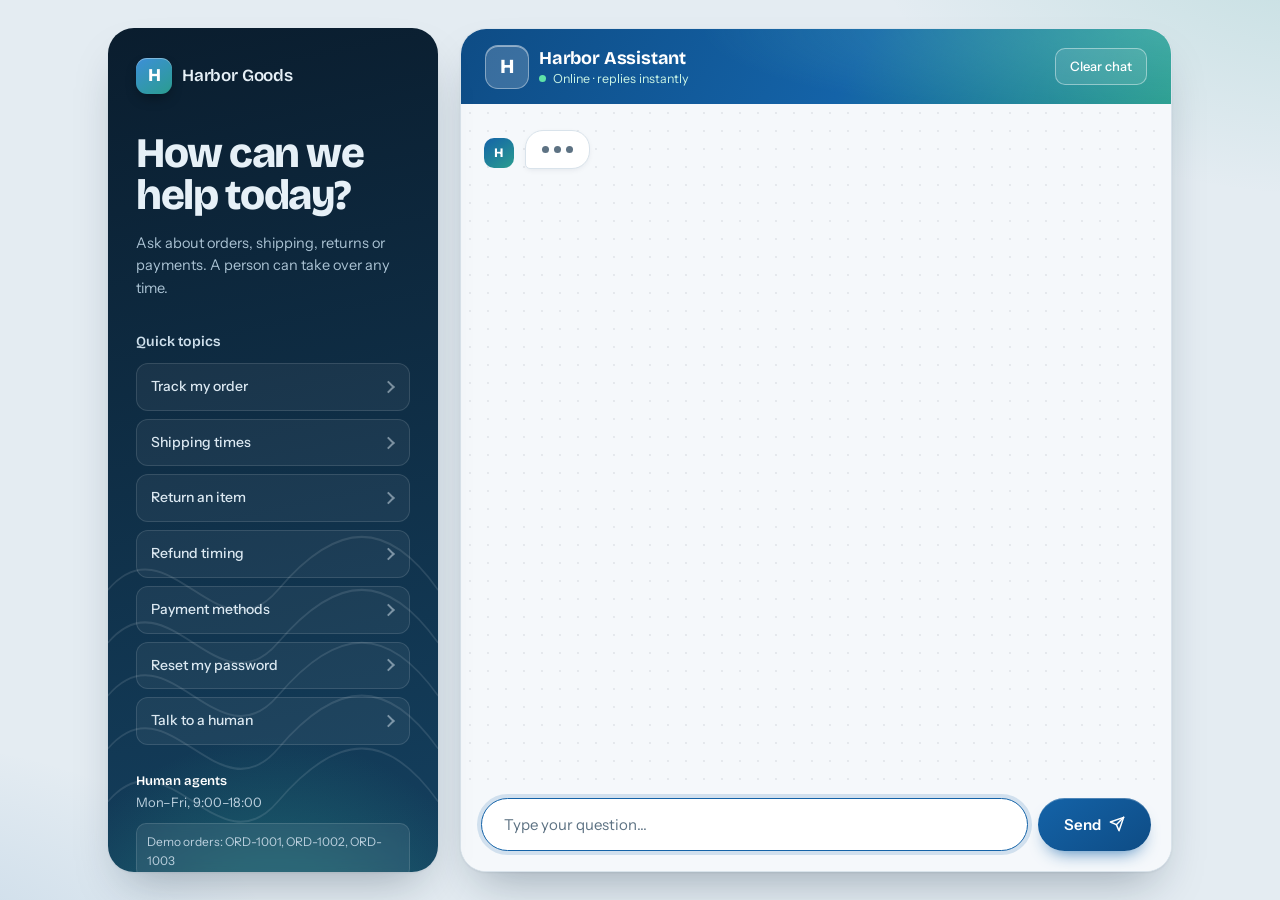
<file: index.html>
<!DOCTYPE html>
<html lang="en">
<head>
  <meta charset="UTF-8">
  <meta name="viewport" content="width=device-width, initial-scale=1">
  <title>Harbor Goods Support</title>
  <link rel="preconnect" href="https://fonts.googleapis.com">
  <link href="https://fonts.googleapis.com/css2?family=Bricolage+Grotesque:opsz,wght@12..96,600;12..96,800&family=Instrument+Sans:wght@400;500;600&display=swap" rel="stylesheet">
  <link rel="stylesheet" href="style.css">
</head>
<body>
  <main class="app">
    <aside class="side">
      <div class="brand"><span class="mark">H</span><span class="word">Harbor Goods</span></div>
      <h1>How can we<br>help today?</h1>
      <p class="lead">Ask about orders, shipping, returns or payments. A person can take over any time.</p>

      <h2>Quick topics</h2>
      <div class="topics" id="topics"></div>

      <div class="hours">
        <strong>Human agents</strong>
        Mon–Fri, 9:00–18:00
        <span class="demo">Demo orders: ORD-1001, ORD-1002, ORD-1003</span>
      </div>
    </aside>

    <section class="chat" aria-label="Support chat">
      <header class="chat-head">
        <div class="who">
          <strong>Harbor Assistant</strong>
          <span class="status">Online · replies instantly</span>
        </div>
        <button id="clearBtn" class="ghost" type="button">Clear chat</button>
      </header>

      <div class="messages" id="messages" aria-live="polite"></div>
      <div class="chips" id="chips"></div>

      <div class="composer">
        <input id="input" type="text" placeholder="Type your question…" autocomplete="off" aria-label="Your message">
        <button id="sendBtn" type="button">
          <span>Send</span>
          <svg width="16" height="16" viewBox="0 0 24 24" fill="none" stroke="currentColor" stroke-width="2.2" stroke-linecap="round" stroke-linejoin="round" aria-hidden="true"><path d="M22 2 11 13"/><path d="M22 2 15 22l-4-9-9-4 20-7z"/></svg>
        </button>
      </div>
    </section>
  </main>

  <script src="knowledge.js"></script>
  <script src="script.js"></script>
</body>
</html>
</file>
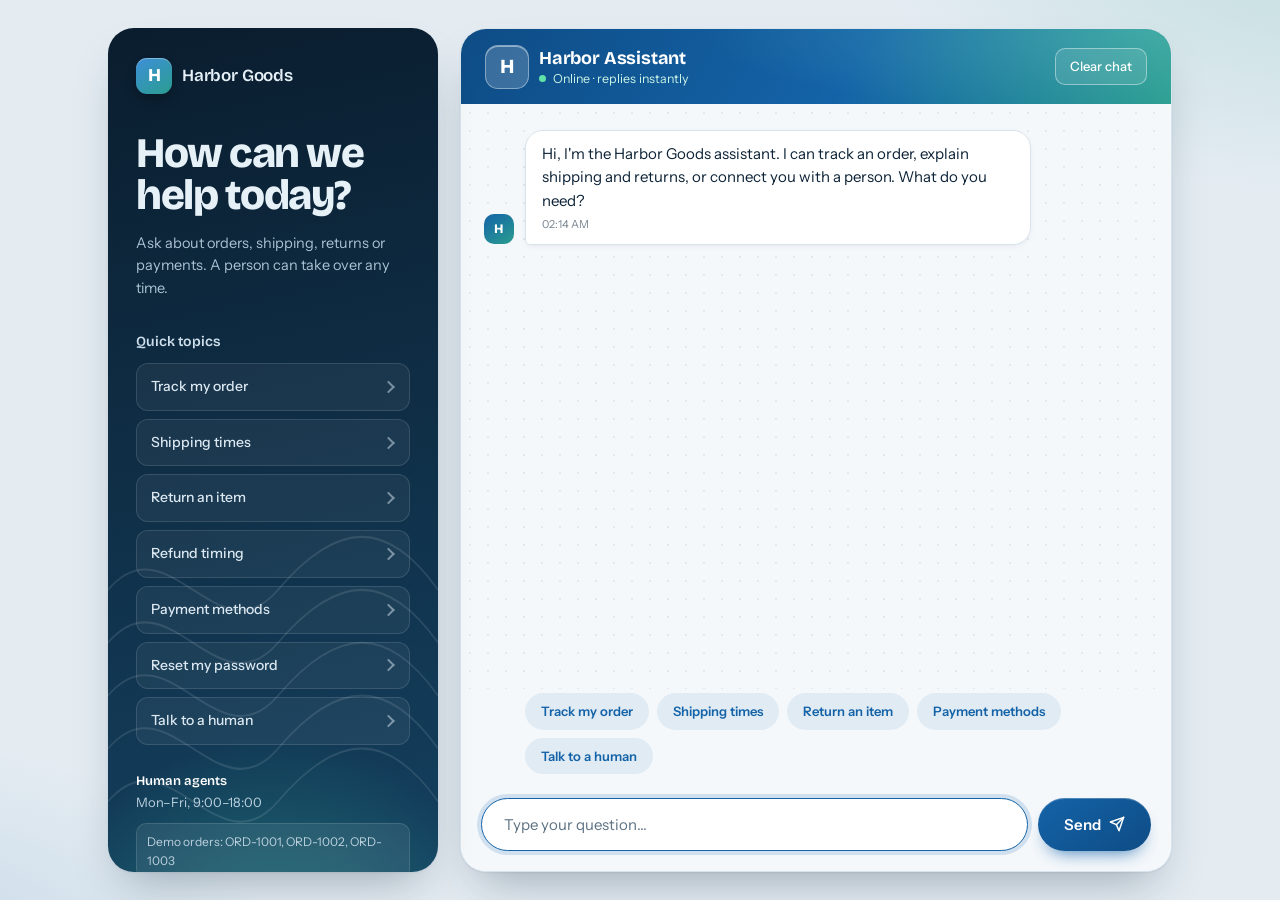
<file: chatbot-standalone.html>
<!DOCTYPE html>
<html lang="en">
<head>
  <meta charset="UTF-8">
  <meta name="viewport" content="width=device-width, initial-scale=1, viewport-fit=cover">
  <title>Harbor Goods Support</title>
  <link rel="preconnect" href="https://fonts.googleapis.com">
  <link href="https://fonts.googleapis.com/css2?family=Bricolage+Grotesque:opsz,wght@12..96,600;12..96,800&family=Instrument+Sans:wght@400;500;600&display=swap" rel="stylesheet">
  <style>
/* Harbor Goods Support — design system v2 */
:root {
  --fog: #e4ecf2;
  --paper: #ffffff;
  --ink: #0c2236;
  --muted: #5d7283;
  --line: #d9e3eb;
  --harbor: #1463a8;
  --harbor-deep: #0e4c85;
  --sea: #2a9d8f;
  --ok: #1c9a6b;
  --stream: #f5f8fb;
  --dot: rgba(12, 34, 54, .07);
  --side-top: #0a1d2e;
  --side-bottom: #14405f;
  --danger: #b3261e;
  --pill-processing-bg: #fff1cf; --pill-processing-fg: #8a5a00;
  --pill-shipped-bg: #dcebfb;    --pill-shipped-fg: #0e4c85;
  --pill-delivered-bg: #d9f3e7;  --pill-delivered-fg: #146c49;
  --shadow: 0 1px 2px rgba(12, 34, 54, .06), 0 24px 48px -18px rgba(12, 34, 54, .35);
  --font-display: "Bricolage Grotesque", "Segoe UI", system-ui, sans-serif;
  --font-body: "Instrument Sans", system-ui, -apple-system, "Segoe UI", Roboto, sans-serif;
}

@media (prefers-color-scheme: dark) {
  :root {
    --fog: #07121c;
    --paper: #0f2233;
    --ink: #e8f0f6;
    --muted: #8aa1b3;
    --line: #1f3a50;
    --harbor: #3d8fd9;
    --harbor-deep: #2f7ac0;
    --stream: #0b1b29;
    --dot: rgba(255, 255, 255, .05);
    --side-top: #0f2233;
    --side-bottom: #0b3a52;
    --pill-processing-bg: rgba(245, 166, 35, .18); --pill-processing-fg: #f3b955;
    --pill-shipped-bg: rgba(61, 143, 217, .2);     --pill-shipped-fg: #86bdf0;
    --pill-delivered-bg: rgba(28, 154, 107, .2);   --pill-delivered-fg: #5fd6a4;
    --shadow: 0 24px 48px -18px rgba(0, 0, 0, .7);
  }
}

* { box-sizing: border-box; }
html, body { height: 100%; }

body {
  margin: 0;
  background:
    radial-gradient(800px 480px at 105% -10%, rgba(42, 157, 143, .2), transparent 60%),
    radial-gradient(700px 420px at -10% 110%, rgba(20, 99, 168, .16), transparent 60%),
    var(--fog);
  color: var(--ink);
  font-family: var(--font-body);
  font-size: 15px;
  line-height: 1.55;
  -webkit-font-smoothing: antialiased;
}

.app {
  max-width: 1120px;
  height: 100vh;
  height: 100dvh;
  margin: 0 auto;
  padding: 28px;
  display: grid;
  grid-template-columns: 330px minmax(0, 1fr);
  gap: 22px;
}

/* ---------- Sidebar: the one bold element ---------- */
.side {
  position: relative;
  isolation: isolate;
  overflow-y: auto;
  border-radius: 26px;
  padding: 30px 28px 26px;
  color: #e6f0f7;
  display: flex;
  flex-direction: column;
  box-shadow: var(--shadow);
  background:
    radial-gradient(120% 50% at 50% 115%, rgba(42, 157, 143, .6), transparent 62%),
    linear-gradient(168deg, var(--side-top), var(--side-bottom));
}
/* layered wave lines */
.side::before {
  content: "";
  position: absolute;
  inset: auto 0 0 0;
  height: 46%;
  z-index: -1;
  opacity: .5;
  background: url("data:image/svg+xml;utf8,<svg xmlns='http://www.w3.org/2000/svg' viewBox='0 0 330 220' preserveAspectRatio='none'><g fill='none' stroke='%23ffffff' stroke-opacity='.22' stroke-width='1.2'><path d='M0 60 C60 20 110 100 170 60 S280 20 330 60'/><path d='M0 90 C60 50 110 130 170 90 S280 50 330 90'/><path d='M0 120 C60 80 110 160 170 120 S280 80 330 120'/><path d='M0 150 C60 110 110 190 170 150 S280 110 330 150'/><path d='M0 180 C60 140 110 220 170 180 S280 140 330 180'/></g></svg>") center bottom / 100% 100% no-repeat;
}

.brand { display: flex; align-items: center; gap: 10px; margin-bottom: 38px; }
.mark {
  display: grid; place-items: center;
  width: 36px; height: 36px;
  border-radius: 11px;
  font-family: var(--font-display);
  font-weight: 800;
  font-size: 18px;
  color: #fff;
  background: linear-gradient(145deg, #3d8fd9, var(--sea));
  box-shadow: 0 6px 14px -4px rgba(0, 0, 0, .45), inset 0 1px 0 rgba(255, 255, 255, .35);
}
.word { font-family: var(--font-display); font-weight: 600; font-size: 17px; letter-spacing: -.01em; }

.side h1 {
  font-family: var(--font-display);
  font-weight: 800;
  font-size: 42px;
  line-height: 1;
  letter-spacing: -.035em;
  margin: 0 0 16px;
}
.lead { margin: 0; color: #aac2d3; font-size: 14.5px; max-width: 26ch; }

.side h2 { font-family: var(--font-display); font-size: 14px; font-weight: 600; margin: 32px 0 10px; color: #cfe0ec; }

.topics { display: flex; flex-direction: column; gap: 3px; }
.topics button {
  text-align: left;
  background: transparent;
  border: 0;
  border-left: 2px solid rgba(255, 255, 255, .16);
  border-radius: 0 10px 10px 0;
  padding: 9px 14px;
  font: inherit;
  font-size: 14px;
  color: #dbe8f1;
  cursor: pointer;
  transition: background .18s, border-color .18s, padding-left .18s;
}
.topics button:hover { background: rgba(255, 255, 255, .09); border-left-color: #6fd0c4; padding-left: 19px; }

.hours {
  margin-top: auto;
  padding-top: 26px;
  font-size: 13px;
  line-height: 1.6;
  color: #bcd0de;
  display: flex;
  flex-direction: column;
}
.hours strong { color: #fff; font-family: var(--font-display); font-weight: 600; }
.demo {
  margin-top: 10px;
  padding: 8px 10px;
  font-size: 12px;
  border-radius: 10px;
  background: rgba(255, 255, 255, .08);
  border: 1px solid rgba(255, 255, 255, .12);
  backdrop-filter: blur(6px);
}

/* ---------- Chat card ---------- */
.chat {
  background: var(--paper);
  border-radius: 26px;
  border: 1px solid var(--line);
  box-shadow: var(--shadow);
  display: flex;
  flex-direction: column;
  min-height: 0;
  overflow: hidden;
}

.chat-head {
  display: flex;
  justify-content: space-between;
  align-items: center;
  padding: 16px 22px;
  background: var(--paper);
  border-bottom: 1px solid var(--line);
}
.who { position: relative; display: flex; flex-direction: column; line-height: 1.25; padding-left: 54px; }
.who::before {
  content: "H";
  position: absolute; left: 0; top: 50%;
  transform: translateY(-50%);
  width: 42px; height: 42px;
  border-radius: 13px;
  display: grid; place-items: center;
  font-family: var(--font-display);
  font-weight: 800;
  font-size: 20px;
  color: #fff;
  background: linear-gradient(145deg, var(--harbor), var(--sea));
  box-shadow: 0 8px 16px -8px rgba(20, 99, 168, .8), inset 0 1px 0 rgba(255, 255, 255, .3);
}
.who strong { font-family: var(--font-display); font-size: 17px; letter-spacing: -.01em; }

.status { display: inline-flex; align-items: center; gap: 7px; margin-top: 1px; font-size: 12.5px; color: var(--ok); }
.status::before {
  content: "";
  width: 7px; height: 7px;
  border-radius: 50%;
  background: var(--ok);
  animation: pulse 2.4s ease-out infinite;
}
@keyframes pulse {
  0% { box-shadow: 0 0 0 0 rgba(28, 154, 107, .55); }
  70%, 100% { box-shadow: 0 0 0 8px rgba(28, 154, 107, 0); }
}

.ghost {
  background: transparent;
  border: 1px solid var(--line);
  border-radius: 10px;
  padding: 7px 14px;
  font: inherit;
  font-size: 13px;
  font-weight: 500;
  color: var(--muted);
  cursor: pointer;
  transition: color .15s, border-color .15s, background .15s;
}
.ghost:hover { color: var(--ink); border-color: var(--ink); background: var(--stream); }

/* ---------- Messages ---------- */
.messages {
  flex: 1;
  overflow-y: auto;
  padding: 26px 22px 12px;
  display: flex;
  flex-direction: column;
  gap: 12px;
  scroll-behavior: smooth;
  background:
    radial-gradient(var(--dot) 1px, transparent 1.2px) 0 0 / 18px 18px,
    var(--stream);
}
.messages::-webkit-scrollbar { width: 8px; }
.messages::-webkit-scrollbar-thumb { background: var(--line); border-radius: 8px; }

.msg {
  position: relative;
  max-width: min(76%, 580px);
  padding: 11px 16px;
  border-radius: 18px;
  line-height: 1.55;
  word-wrap: break-word;
  animation: pop .22s ease-out;
}
@keyframes pop { from { opacity: 0; transform: translateY(6px) scale(.98); } to { opacity: 1; transform: none; } }

.msg.bot {
  margin-left: 42px;
  align-self: flex-start;
  background: var(--paper);
  border: 1px solid var(--line);
  border-bottom-left-radius: 5px;
  box-shadow: 0 2px 6px -2px rgba(12, 34, 54, .1);
}
.msg.bot::before {
  content: "H";
  position: absolute; left: -42px; bottom: 0;
  width: 30px; height: 30px;
  border-radius: 10px;
  display: grid; place-items: center;
  font-family: var(--font-display);
  font-weight: 800;
  font-size: 13px;
  color: #fff;
  background: linear-gradient(145deg, var(--harbor), var(--sea));
}
.msg.user {
  align-self: flex-end;
  color: #fff;
  background: linear-gradient(145deg, var(--harbor), var(--harbor-deep));
  border-bottom-right-radius: 5px;
  box-shadow: 0 10px 18px -8px rgba(20, 99, 168, .6);
}
.msg time { display: block; margin-top: 4px; font-size: 11px; opacity: .55; }
.msg.user time { text-align: right; }

.typing { display: inline-flex; gap: 5px; padding: 15px 16px; }
.typing span { width: 7px; height: 7px; border-radius: 50%; background: var(--muted); animation: blink 1.1s infinite; }
.typing span:nth-child(2) { animation-delay: .15s; }
.typing span:nth-child(3) { animation-delay: .3s; }
@keyframes blink { 0%, 80%, 100% { opacity: .25; transform: none; } 40% { opacity: 1; transform: translateY(-3px); } }

/* ---------- Order card ---------- */
.msg:has(.order) { min-width: min(320px, 100%); }
.order-top { display: flex; justify-content: space-between; align-items: center; gap: 14px; }
.order-top b { font-family: var(--font-display); font-size: 17px; letter-spacing: -.01em; }
.order-items { color: var(--muted); font-size: 13.5px; }
.order p { margin: 0; font-size: 14px; }

.pill { font-size: 12px; font-weight: 600; padding: 3px 11px; border-radius: 999px; }
.pill-processing { background: var(--pill-processing-bg); color: var(--pill-processing-fg); }
.pill-shipped { background: var(--pill-shipped-bg); color: var(--pill-shipped-fg); }
.pill-delivered { background: var(--pill-delivered-bg); color: var(--pill-delivered-fg); }

.track { list-style: none; margin: 16px 0 12px; padding: 0; display: grid; grid-template-columns: repeat(3, 1fr); }
.track li { position: relative; padding-top: 22px; text-align: center; font-size: 12px; color: var(--muted); }
.track li::before {
  content: "";
  position: absolute; top: 0; left: 50%;
  width: 13px; height: 13px; margin-left: -6.5px;
  border-radius: 50%;
  background: var(--line);
  border: 2px solid var(--paper);
  z-index: 1;
}
.track li::after { content: ""; position: absolute; top: 5px; left: -50%; width: 100%; height: 3px; background: var(--line); }
.track li:first-child::after { display: none; }
.track li.done { color: var(--ink); font-weight: 600; }
.track li.done::before, .track li.done::after { background: var(--sea); }

/* ---------- Quick replies ---------- */
.chips { display: flex; flex-wrap: wrap; gap: 8px; padding: 4px 22px 16px 64px; background: var(--stream); }
.chips:empty { padding: 0; }
.chips button {
  background: var(--paper);
  border: 1px solid var(--harbor);
  color: var(--harbor);
  border-radius: 999px;
  padding: 7px 15px;
  font: inherit;
  font-size: 13px;
  font-weight: 600;
  cursor: pointer;
  transition: background .15s, color .15s, transform .15s, box-shadow .15s;
}
.chips button:hover { background: var(--harbor); color: #fff; transform: translateY(-1px); box-shadow: 0 8px 14px -8px rgba(20, 99, 168, .8); }
.chips button:active { transform: none; }

/* ---------- Ticket form ---------- */
.ticket {
  margin-left: 42px;
  align-self: flex-start;
  width: min(390px, 90%);
  display: grid;
  gap: 10px;
  padding: 18px;
  background: var(--paper);
  border: 1px solid var(--line);
  border-radius: 18px;
  box-shadow: 0 16px 30px -16px rgba(12, 34, 54, .4);
  animation: pop .22s ease-out;
}
.ticket input, .ticket textarea {
  width: 100%;
  font: inherit;
  font-size: 14px;
  color: var(--ink);
  background: var(--stream);
  border: 1px solid var(--line);
  border-radius: 10px;
  padding: 10px 12px;
}
.ticket textarea { min-height: 84px; resize: vertical; }
.ticket button {
  border: 0;
  border-radius: 10px;
  padding: 11px;
  font: inherit;
  font-weight: 600;
  color: #fff;
  background: linear-gradient(145deg, var(--harbor), var(--harbor-deep));
  cursor: pointer;
}
.ticket button:hover { filter: brightness(1.08); }
.ticket .err { margin: 0; font-size: 13px; color: var(--danger); }
.ticket .err[hidden] { display: none; }

/* ---------- Composer ---------- */
.composer { display: flex; gap: 10px; padding: 14px 18px 18px; background: var(--paper); border-top: 1px solid var(--line); }
.composer input {
  flex: 1; min-width: 0;
  font: inherit;
  color: var(--ink);
  background: var(--stream);
  border: 1px solid var(--line);
  border-radius: 16px;
  padding: 13px 18px;
  transition: border-color .15s, box-shadow .15s, background .15s;
}
.composer input::placeholder { color: var(--muted); }
.composer input:focus { outline: none; background: var(--paper); border-color: var(--harbor); box-shadow: 0 0 0 4px rgba(20, 99, 168, .16); }
.composer button {
  display: inline-flex; align-items: center; gap: 8px;
  border: 0;
  border-radius: 16px;
  padding: 0 22px;
  font: inherit;
  font-weight: 600;
  color: #fff;
  background: linear-gradient(145deg, var(--harbor), var(--harbor-deep));
  box-shadow: 0 10px 18px -10px rgba(20, 99, 168, .9), inset 0 1px 0 rgba(255, 255, 255, .25);
  cursor: pointer;
  transition: transform .15s, filter .15s;
}
.composer button:hover { filter: brightness(1.08); transform: translateY(-1px); }
.composer button:active { transform: none; }

.ticket input:focus, .ticket textarea:focus { outline: 2px solid var(--harbor); outline-offset: 1px; }
button:focus-visible { outline: 2px solid var(--harbor); outline-offset: 2px; }
.side button:focus-visible { outline-color: #6fd0c4; }

/* ---------- Responsive ---------- */
@media (max-width: 860px) {
  .app { grid-template-columns: 1fr; padding: 0; gap: 0; }
  .side { display: none; }
  .chat { border-radius: 0; border: 0; box-shadow: none; }
  .msg { max-width: 88%; }
  .composer button span { display: none; }
  .composer button { padding: 0 16px; }
}

@media (prefers-reduced-motion: reduce) {
  *, *::before, *::after { animation: none !important; transition: none !important; scroll-behavior: auto !important; }
}

/* ===== v3 pro refinements (override earlier rules) ===== */
:root { --tint: rgba(20, 99, 168, .09); }
@media (prefers-color-scheme: dark) { :root { --tint: rgba(61, 143, 217, .18); } }

/* Branded chat header */
.chat-head {
  padding: 18px 24px;
  border-bottom: 0;
  color: #fff;
  background:
    radial-gradient(120% 220% at 100% 0%, rgba(111, 208, 196, .38), transparent 55%),
    linear-gradient(120deg, #0e4c85, #1463a8 55%, #2a9d8f);
}
.who::before {
  background: rgba(255, 255, 255, .18);
  border: 1px solid rgba(255, 255, 255, .38);
  box-shadow: inset 0 1px 0 rgba(255, 255, 255, .45);
}
.who strong { color: #fff; font-size: 18px; }
.status { color: #c9f3e4; }
.status::before { background: #5fe3a8; }
@keyframes pulse {
  0% { box-shadow: 0 0 0 0 rgba(95, 227, 168, .6); }
  70%, 100% { box-shadow: 0 0 0 8px rgba(95, 227, 168, 0); }
}
.chat-head .ghost { color: #fff; border-color: rgba(255, 255, 255, .42); background: rgba(255, 255, 255, .1); }
.chat-head .ghost:hover { color: var(--harbor-deep); background: #fff; border-color: #fff; }

/* Sidebar topics as tiles with a chevron */
.topics { gap: 8px; }
.topics button {
  position: relative;
  padding: 12px 38px 12px 14px;
  font-weight: 500;
  border: 1px solid rgba(255, 255, 255, .12);
  border-radius: 12px;
  background: rgba(255, 255, 255, .05);
}
.topics button::after {
  content: "";
  position: absolute; right: 16px; top: 50%;
  width: 7px; height: 7px;
  border-top: 2px solid currentColor;
  border-right: 2px solid currentColor;
  transform: translateY(-50%) rotate(45deg);
  opacity: .5;
}
.topics button:hover {
  padding-left: 14px;
  background: rgba(255, 255, 255, .13);
  border-color: rgba(111, 208, 196, .75);
  transform: translateX(3px);
}

/* Soft tinted quick replies */
.chips button { background: var(--tint); border-color: transparent; color: var(--harbor); }
.chips button:hover { background: var(--harbor); color: #fff; }

/* Floating composer */
.composer { background: var(--stream); border-top: 0; padding: 8px 20px 20px; }
.composer input {
  background: var(--paper);
  border-radius: 999px;
  padding: 14px 22px;
  box-shadow: 0 8px 20px -12px rgba(12, 34, 54, .45);
}
.composer button { border-radius: 999px; padding: 0 26px; }

@media (max-width: 860px) {
  .app { padding-top: env(safe-area-inset-top, 0px); padding-bottom: env(safe-area-inset-bottom, 0px); }
}

</style>
</head>
<body>
  <main class="app">
    <aside class="side">
      <div class="brand"><span class="mark">H</span><span class="word">Harbor Goods</span></div>
      <h1>How can we<br>help today?</h1>
      <p class="lead">Ask about orders, shipping, returns or payments. A person can take over any time.</p>

      <h2>Quick topics</h2>
      <div class="topics" id="topics"></div>

      <div class="hours">
        <strong>Human agents</strong>
        Mon–Fri, 9:00–18:00
        <span class="demo">Demo orders: ORD-1001, ORD-1002, ORD-1003</span>
      </div>
    </aside>

    <section class="chat" aria-label="Support chat">
      <header class="chat-head">
        <div class="who">
          <strong>Harbor Assistant</strong>
          <span class="status">Online · replies instantly</span>
        </div>
        <button id="clearBtn" class="ghost" type="button">Clear chat</button>
      </header>

      <div class="messages" id="messages" aria-live="polite"></div>
      <div class="chips" id="chips"></div>

      <div class="composer">
        <input id="input" type="text" placeholder="Type your question…" autocomplete="off" aria-label="Your message">
        <button id="sendBtn" type="button">
          <span>Send</span>
          <svg width="16" height="16" viewBox="0 0 24 24" fill="none" stroke="currentColor" stroke-width="2.2" stroke-linecap="round" stroke-linejoin="round" aria-hidden="true"><path d="M22 2 11 13"/><path d="M22 2 15 22l-4-9-9-4 20-7z"/></svg>
        </button>
      </div>
    </section>
  </main>

  <script>
// Edit this file to change what the bot knows. No other file needs to change.
window.KB = {
  storeName: "Harbor Goods",

  welcome: "Hi, I'm the Harbor Goods assistant. I can track an order, explain shipping and returns, or connect you with a person. What do you need?",

  fallback: "I'm not sure I understood that. You can ask about orders, shipping, returns, refunds, payments or your account, or ask for a human agent.",

  defaultChips: ["Track my order", "Shipping times", "Return an item", "Payment methods", "Talk to a human"],

  // Demo orders for the tracking feature
  orders: {
    "ORD-1001": { status: "Delivered", detail: "Delivered on 24 Sep 2026 to your front door.", items: "Canvas Backpack" },
    "ORD-1002": { status: "Shipped", detail: "In transit with Express Courier. Expected delivery: 3 Oct 2026.", items: "Steel Water Bottle x2" },
    "ORD-1003": { status: "Processing", detail: "We're packing your order. It ships within 1 business day.", items: "Linen Throw Blanket" }
  },

  // Each intent: keywords are matched against the user's message (more matches = higher score)
  intents: [
    {
      id: "greeting",
      keywords: ["hi", "hello", "hey", "good morning", "good evening", "salam", "assalam"],
      answer: "Hello! How can I help you today?",
      chips: ["Track my order", "Return an item", "Talk to a human"]
    },
    {
      id: "thanks",
      keywords: ["thanks", "thank you", "thx", "shukriya", "appreciate"],
      answer: "You're welcome! Is there anything else I can help with?",
      chips: ["Shipping times", "Talk to a human"]
    },
    {
      id: "bye",
      keywords: ["bye", "goodbye", "see you", "that's all", "nothing else"],
      answer: "Thanks for contacting Harbor Goods. Have a great day!",
      chips: []
    },
    {
      id: "track",
      keywords: ["track", "where is my order", "order status", "my order", "delivery status", "parcel", "package"],
      answer: "To track an order, send me your order ID (for example <b>ORD-1002</b>). You'll find it in your confirmation email.",
      chips: ["ORD-1001", "ORD-1002", "ORD-1003"]
    },
    {
      id: "shipping",
      keywords: ["shipping", "delivery", "deliver", "how long", "ship", "courier", "arrive", "international"],
      answer: "<b>Shipping times</b><br>Standard: 3–5 business days (free over $50, otherwise $4.99)<br>Express: 1–2 business days ($12.99)<br>International: 7–14 business days, rates shown at checkout.",
      chips: ["Track my order", "Return an item"]
    },
    {
      id: "returns",
      keywords: ["return", "send back", "exchange", "wrong item", "damaged", "broken", "defective"],
      answer: "You can return most items within <b>30 days</b> of delivery if they're unused and in original packaging.<br>1. Go to My Orders and choose <b>Start a return</b>.<br>2. Print the prepaid label.<br>3. Drop the parcel at any courier point.<br>Damaged or wrong item? Tell us and we'll cover the shipping.",
      chips: ["Refund timing", "Talk to a human"]
    },
    {
      id: "refund",
      keywords: ["refund", "money back", "reimburse", "cancel order", "cancel", "cancellation"],
      answer: "Refunds go back to your original payment method <b>5–7 business days</b> after we receive the return. Orders can be cancelled free of charge until they ship.",
      chips: ["Return an item", "Payment methods"]
    },
    {
      id: "payment",
      keywords: ["payment", "pay", "card", "visa", "mastercard", "paypal", "cash on delivery", "cod", "charged", "invoice"],
      answer: "We accept Visa, Mastercard, PayPal and cash on delivery (domestic orders only). All card payments are encrypted. If you were charged twice, a human agent can check it for you.",
      chips: ["Talk to a human", "Refund timing"]
    },
    {
      id: "account",
      keywords: ["account", "password", "login", "log in", "sign in", "forgot", "reset", "email change"],
      answer: "To reset your password, choose <b>Forgot password</b> on the sign-in page and follow the email link (it expires in 30 minutes). Check your spam folder if it doesn't arrive.",
      chips: ["Talk to a human"]
    },
    {
      id: "hours",
      keywords: ["hours", "open", "contact", "phone", "support time", "working hours", "address"],
      answer: "Our human agents are available Monday to Friday, 9:00–18:00. You can also email support@harborgoods.example any time.",
      chips: ["Talk to a human"]
    },
    {
      id: "discount",
      keywords: ["discount", "coupon", "promo", "voucher", "sale", "offer", "code"],
      answer: "Enter your promo code at checkout. Codes can't be combined, and they don't apply to sale items. New customers get 10% off with <b>WELCOME10</b>.",
      chips: ["Shipping times", "Payment methods"]
    },
    {
      id: "human",
      keywords: ["human", "agent", "person", "representative", "talk to someone", "real person", "complaint", "manager", "speak"],
      answer: "Of course. Leave your details and a human agent will reply by email within one business day.",
      chips: [],
      action: "ticket"
    }
  ]
};

</script>
  <script>
(function () {
  "use strict";

  var KB = window.KB;
  var STORE_KEY = "harbor_chat_history";
  var TICKETS_KEY = "harbor_tickets";

  var messagesEl = document.getElementById("messages");
  var chipsEl = document.getElementById("chips");
  var topicsEl = document.getElementById("topics");
  var inputEl = document.getElementById("input");
  var sendBtn = document.getElementById("sendBtn");
  var clearBtn = document.getElementById("clearBtn");

  var history = [];

  // ---------- storage helpers (safe if storage is blocked) ----------
  function load(key, fallback) {
    try { return JSON.parse(localStorage.getItem(key)) || fallback; }
    catch (e) { return fallback; }
  }
  function save(key, value) {
    try { localStorage.setItem(key, JSON.stringify(value)); } catch (e) { /* ignore */ }
  }

  // ---------- rendering ----------
  function timeNow() {
    return new Date().toLocaleTimeString([], { hour: "2-digit", minute: "2-digit" });
  }

  function scrollDown() {
    messagesEl.scrollTop = messagesEl.scrollHeight;
  }

  function renderMessage(who, text, time, isHtml) {
    var div = document.createElement("div");
    div.className = "msg " + who;
    var body = document.createElement("span");
    if (isHtml) { body.innerHTML = text; } else { body.textContent = text; }
    var t = document.createElement("time");
    t.textContent = time;
    div.appendChild(body);
    div.appendChild(t);
    messagesEl.appendChild(div);
    scrollDown();
  }

  function addMessage(who, text, isHtml) {
    var time = timeNow();
    renderMessage(who, text, time, isHtml);
    history.push({ who: who, text: text, time: time, html: !!isHtml });
    save(STORE_KEY, history);
  }

  function setChips(list) {
    chipsEl.innerHTML = "";
    (list || []).forEach(function (label) {
      var b = document.createElement("button");
      b.type = "button";
      b.textContent = label;
      b.addEventListener("click", function () { handleUser(label); });
      chipsEl.appendChild(b);
    });
  }

  function showTyping() {
    var div = document.createElement("div");
    div.className = "msg bot typing";
    div.innerHTML = "<span></span><span></span><span></span>";
    messagesEl.appendChild(div);
    scrollDown();
    return div;
  }

  function botReply(text, chips, action) {
    setChips([]);
    var typing = showTyping();
    var delay = 450 + Math.min(text.length * 6, 900);
    setTimeout(function () {
      typing.remove();
      addMessage("bot", text, true);
      setChips(chips && chips.length ? chips : []);
      if (action === "ticket") { showTicketForm(); }
    }, delay);
  }

  // ---------- understanding the message ----------
  function normalize(s) {
    return " " + s.toLowerCase().replace(/[^\w\s'-]/g, " ").replace(/\s+/g, " ").trim() + " ";
  }

  function findOrderId(text) {
    var m = text.match(/ord[\s-]?(\d{4})/i);
    return m ? "ORD-" + m[1] : null;
  }

  function bestIntent(text) {
    var norm = normalize(text);
    var best = null;
    var bestScore = 0;
    KB.intents.forEach(function (intent) {
      var score = 0;
      intent.keywords.forEach(function (kw) {
        var k = kw.toLowerCase();
        // whole-word match for short words, substring for phrases
        var hit = k.indexOf(" ") === -1 ? norm.indexOf(" " + k + " ") !== -1 || norm.indexOf(" " + k + "s ") !== -1 : norm.indexOf(k) !== -1;
        if (hit) { score += 1 + k.split(" ").length * 0.5; }
      });
      if (score > bestScore) { bestScore = score; best = intent; }
    });
    return best;
  }

  function orderCard(id, o) {
    var steps = ["Processing", "Shipped", "Delivered"];
    var idx = steps.indexOf(o.status);
    var track = steps.map(function (st, i) {
      return '<li class="' + (i <= idx ? "done" : "") + '">' + st + "</li>";
    }).join("");
    return '<div class="order">' +
      '<div class="order-top"><b>' + id + '</b><span class="pill pill-' + o.status.toLowerCase() + '">' + o.status + "</span></div>" +
      '<div class="order-items">' + o.items + "</div>" +
      '<ol class="track">' + track + "</ol>" +
      "<p>" + o.detail + "</p></div>";
  }

  function orderAnswer(id) {
    var o = KB.orders[id];
    if (!o) {
      return {
        text: "I couldn't find an order called <b>" + id + "</b>. Check the ID in your confirmation email, or I can connect you to an agent.",
        chips: ["Talk to a human", "Track my order"]
      };
    }
    return {
      text: orderCard(id, o),
      chips: ["Return an item", "Shipping times"]
    };
  }

  // ---------- main handler ----------
  function handleUser(text) {
    text = text.trim();
    if (!text) { return; }
    addMessage("user", text, false);
    inputEl.value = "";

    var orderId = findOrderId(text);
    if (orderId) {
      var r = orderAnswer(orderId);
      botReply(r.text, r.chips);
      return;
    }

    var intent = bestIntent(text);
    if (intent) {
      botReply(intent.answer, intent.chips, intent.action);
    } else {
      botReply(KB.fallback, KB.defaultChips);
    }
  }

  // ---------- human handoff ticket ----------
  function showTicketForm() {
    var box = document.createElement("div");
    box.className = "ticket";
    box.innerHTML =
      '<input type="text" placeholder="Your name" aria-label="Your name" id="tName">' +
      '<input type="email" placeholder="Email address" aria-label="Email address" id="tEmail">' +
      '<textarea placeholder="Describe the problem" aria-label="Describe the problem" id="tIssue"></textarea>' +
      '<p class="err" id="tErr" hidden></p>' +
      '<button type="button" id="tSend">Send to an agent</button>';
    messagesEl.appendChild(box);
    scrollDown();

    box.querySelector("#tSend").addEventListener("click", function () {
      var name = box.querySelector("#tName").value.trim();
      var email = box.querySelector("#tEmail").value.trim();
      var issue = box.querySelector("#tIssue").value.trim();
      var err = box.querySelector("#tErr");
      var emailOk = /^[^\s@]+@[^\s@]+\.[^\s@]+$/.test(email);

      if (!name || !emailOk || issue.length < 5) {
        err.hidden = false;
        err.textContent = "Enter your name, a valid email and a short description of the problem.";
        return;
      }

      var tickets = load(TICKETS_KEY, []);
      var ticketId = "TCK-" + String(1000 + tickets.length + 1);
      tickets.push({ id: ticketId, name: name, email: email, issue: issue, created: new Date().toISOString() });
      save(TICKETS_KEY, tickets);

      box.remove();
      botReply("Thanks, " + escapeHtml(name) + ". Your request <b>" + ticketId + "</b> is with our team. We'll reply to " + escapeHtml(email) + " within one business day.", ["Shipping times", "Return an item"]);
    });
  }

  function escapeHtml(s) {
    return s.replace(/[&<>"']/g, function (c) {
      return { "&": "&amp;", "<": "&lt;", ">": "&gt;", '"': "&quot;", "'": "&#39;" }[c];
    });
  }

  // ---------- setup ----------
  function buildTopics() {
    ["Track my order", "Shipping times", "Return an item", "Refund timing", "Payment methods", "Reset my password", "Talk to a human"].forEach(function (label) {
      var b = document.createElement("button");
      b.type = "button";
      b.textContent = label;
      b.addEventListener("click", function () { handleUser(label); });
      topicsEl.appendChild(b);
    });
  }

  function start() {
    messagesEl.innerHTML = "";
    history = [];
    save(STORE_KEY, history);
    botReply(KB.welcome, KB.defaultChips);
  }

  function restore() {
    var saved = load(STORE_KEY, []);
    if (!saved.length) { start(); return; }
    history = saved;
    saved.forEach(function (m) { renderMessage(m.who, m.text, m.time, m.html); });
    setChips(KB.defaultChips);
  }

  sendBtn.addEventListener("click", function () { handleUser(inputEl.value); });
  inputEl.addEventListener("keydown", function (e) {
    if (e.key === "Enter") { handleUser(inputEl.value); }
  });
  clearBtn.addEventListener("click", start);

  buildTopics();
  restore();
  inputEl.focus();
})();

</script>
</body>
</html>
</file>
<file: style.css>
/* Harbor Goods Support — design system v2 */
:root {
  --fog: #e4ecf2;
  --paper: #ffffff;
  --ink: #0c2236;
  --muted: #5d7283;
  --line: #d9e3eb;
  --harbor: #1463a8;
  --harbor-deep: #0e4c85;
  --sea: #2a9d8f;
  --ok: #1c9a6b;
  --stream: #f5f8fb;
  --dot: rgba(12, 34, 54, .07);
  --side-top: #0a1d2e;
  --side-bottom: #14405f;
  --danger: #b3261e;
  --pill-processing-bg: #fff1cf; --pill-processing-fg: #8a5a00;
  --pill-shipped-bg: #dcebfb;    --pill-shipped-fg: #0e4c85;
  --pill-delivered-bg: #d9f3e7;  --pill-delivered-fg: #146c49;
  --shadow: 0 1px 2px rgba(12, 34, 54, .06), 0 24px 48px -18px rgba(12, 34, 54, .35);
  --font-display: "Bricolage Grotesque", "Segoe UI", system-ui, sans-serif;
  --font-body: "Instrument Sans", system-ui, -apple-system, "Segoe UI", Roboto, sans-serif;
}

@media (prefers-color-scheme: dark) {
  :root {
    --fog: #07121c;
    --paper: #0f2233;
    --ink: #e8f0f6;
    --muted: #8aa1b3;
    --line: #1f3a50;
    --harbor: #3d8fd9;
    --harbor-deep: #2f7ac0;
    --stream: #0b1b29;
    --dot: rgba(255, 255, 255, .05);
    --side-top: #0f2233;
    --side-bottom: #0b3a52;
    --pill-processing-bg: rgba(245, 166, 35, .18); --pill-processing-fg: #f3b955;
    --pill-shipped-bg: rgba(61, 143, 217, .2);     --pill-shipped-fg: #86bdf0;
    --pill-delivered-bg: rgba(28, 154, 107, .2);   --pill-delivered-fg: #5fd6a4;
    --shadow: 0 24px 48px -18px rgba(0, 0, 0, .7);
  }
}

* { box-sizing: border-box; }
html, body { height: 100%; }

body {
  margin: 0;
  background:
    radial-gradient(800px 480px at 105% -10%, rgba(42, 157, 143, .2), transparent 60%),
    radial-gradient(700px 420px at -10% 110%, rgba(20, 99, 168, .16), transparent 60%),
    var(--fog);
  color: var(--ink);
  font-family: var(--font-body);
  font-size: 15px;
  line-height: 1.55;
  -webkit-font-smoothing: antialiased;
}

.app {
  max-width: 1120px;
  height: 100vh;
  height: 100dvh;
  margin: 0 auto;
  padding: 28px;
  display: grid;
  grid-template-columns: 330px minmax(0, 1fr);
  gap: 22px;
}

/* ---------- Sidebar: the one bold element ---------- */
.side {
  position: relative;
  isolation: isolate;
  overflow-y: auto;
  border-radius: 26px;
  padding: 30px 28px 26px;
  color: #e6f0f7;
  display: flex;
  flex-direction: column;
  box-shadow: var(--shadow);
  background:
    radial-gradient(120% 50% at 50% 115%, rgba(42, 157, 143, .6), transparent 62%),
    linear-gradient(168deg, var(--side-top), var(--side-bottom));
}
/* layered wave lines */
.side::before {
  content: "";
  position: absolute;
  inset: auto 0 0 0;
  height: 46%;
  z-index: -1;
  opacity: .5;
  background: url("data:image/svg+xml;utf8,<svg xmlns='http://www.w3.org/2000/svg' viewBox='0 0 330 220' preserveAspectRatio='none'><g fill='none' stroke='%23ffffff' stroke-opacity='.22' stroke-width='1.2'><path d='M0 60 C60 20 110 100 170 60 S280 20 330 60'/><path d='M0 90 C60 50 110 130 170 90 S280 50 330 90'/><path d='M0 120 C60 80 110 160 170 120 S280 80 330 120'/><path d='M0 150 C60 110 110 190 170 150 S280 110 330 150'/><path d='M0 180 C60 140 110 220 170 180 S280 140 330 180'/></g></svg>") center bottom / 100% 100% no-repeat;
}

.brand { display: flex; align-items: center; gap: 10px; margin-bottom: 38px; }
.mark {
  display: grid; place-items: center;
  width: 36px; height: 36px;
  border-radius: 11px;
  font-family: var(--font-display);
  font-weight: 800;
  font-size: 18px;
  color: #fff;
  background: linear-gradient(145deg, #3d8fd9, var(--sea));
  box-shadow: 0 6px 14px -4px rgba(0, 0, 0, .45), inset 0 1px 0 rgba(255, 255, 255, .35);
}
.word { font-family: var(--font-display); font-weight: 600; font-size: 17px; letter-spacing: -.01em; }

.side h1 {
  font-family: var(--font-display);
  font-weight: 800;
  font-size: 42px;
  line-height: 1;
  letter-spacing: -.035em;
  margin: 0 0 16px;
}
.lead { margin: 0; color: #aac2d3; font-size: 14.5px; max-width: 26ch; }

.side h2 { font-family: var(--font-display); font-size: 14px; font-weight: 600; margin: 32px 0 10px; color: #cfe0ec; }

.topics { display: flex; flex-direction: column; gap: 3px; }
.topics button {
  text-align: left;
  background: transparent;
  border: 0;
  border-left: 2px solid rgba(255, 255, 255, .16);
  border-radius: 0 10px 10px 0;
  padding: 9px 14px;
  font: inherit;
  font-size: 14px;
  color: #dbe8f1;
  cursor: pointer;
  transition: background .18s, border-color .18s, padding-left .18s;
}
.topics button:hover { background: rgba(255, 255, 255, .09); border-left-color: #6fd0c4; padding-left: 19px; }

.hours {
  margin-top: auto;
  padding-top: 26px;
  font-size: 13px;
  line-height: 1.6;
  color: #bcd0de;
  display: flex;
  flex-direction: column;
}
.hours strong { color: #fff; font-family: var(--font-display); font-weight: 600; }
.demo {
  margin-top: 10px;
  padding: 8px 10px;
  font-size: 12px;
  border-radius: 10px;
  background: rgba(255, 255, 255, .08);
  border: 1px solid rgba(255, 255, 255, .12);
  backdrop-filter: blur(6px);
}

/* ---------- Chat card ---------- */
.chat {
  background: var(--paper);
  border-radius: 26px;
  border: 1px solid var(--line);
  box-shadow: var(--shadow);
  display: flex;
  flex-direction: column;
  min-height: 0;
  overflow: hidden;
}

.chat-head {
  display: flex;
  justify-content: space-between;
  align-items: center;
  padding: 16px 22px;
  background: var(--paper);
  border-bottom: 1px solid var(--line);
}
.who { position: relative; display: flex; flex-direction: column; line-height: 1.25; padding-left: 54px; }
.who::before {
  content: "H";
  position: absolute; left: 0; top: 50%;
  transform: translateY(-50%);
  width: 42px; height: 42px;
  border-radius: 13px;
  display: grid; place-items: center;
  font-family: var(--font-display);
  font-weight: 800;
  font-size: 20px;
  color: #fff;
  background: linear-gradient(145deg, var(--harbor), var(--sea));
  box-shadow: 0 8px 16px -8px rgba(20, 99, 168, .8), inset 0 1px 0 rgba(255, 255, 255, .3);
}
.who strong { font-family: var(--font-display); font-size: 17px; letter-spacing: -.01em; }

.status { display: inline-flex; align-items: center; gap: 7px; margin-top: 1px; font-size: 12.5px; color: var(--ok); }
.status::before {
  content: "";
  width: 7px; height: 7px;
  border-radius: 50%;
  background: var(--ok);
  animation: pulse 2.4s ease-out infinite;
}
@keyframes pulse {
  0% { box-shadow: 0 0 0 0 rgba(28, 154, 107, .55); }
  70%, 100% { box-shadow: 0 0 0 8px rgba(28, 154, 107, 0); }
}

.ghost {
  background: transparent;
  border: 1px solid var(--line);
  border-radius: 10px;
  padding: 7px 14px;
  font: inherit;
  font-size: 13px;
  font-weight: 500;
  color: var(--muted);
  cursor: pointer;
  transition: color .15s, border-color .15s, background .15s;
}
.ghost:hover { color: var(--ink); border-color: var(--ink); background: var(--stream); }

/* ---------- Messages ---------- */
.messages {
  flex: 1;
  overflow-y: auto;
  padding: 26px 22px 12px;
  display: flex;
  flex-direction: column;
  gap: 12px;
  scroll-behavior: smooth;
  background:
    radial-gradient(var(--dot) 1px, transparent 1.2px) 0 0 / 18px 18px,
    var(--stream);
}
.messages::-webkit-scrollbar { width: 8px; }
.messages::-webkit-scrollbar-thumb { background: var(--line); border-radius: 8px; }

.msg {
  position: relative;
  max-width: min(76%, 580px);
  padding: 11px 16px;
  border-radius: 18px;
  line-height: 1.55;
  word-wrap: break-word;
  animation: pop .22s ease-out;
}
@keyframes pop { from { opacity: 0; transform: translateY(6px) scale(.98); } to { opacity: 1; transform: none; } }

.msg.bot {
  margin-left: 42px;
  align-self: flex-start;
  background: var(--paper);
  border: 1px solid var(--line);
  border-bottom-left-radius: 5px;
  box-shadow: 0 2px 6px -2px rgba(12, 34, 54, .1);
}
.msg.bot::before {
  content: "H";
  position: absolute; left: -42px; bottom: 0;
  width: 30px; height: 30px;
  border-radius: 10px;
  display: grid; place-items: center;
  font-family: var(--font-display);
  font-weight: 800;
  font-size: 13px;
  color: #fff;
  background: linear-gradient(145deg, var(--harbor), var(--sea));
}
.msg.user {
  align-self: flex-end;
  color: #fff;
  background: linear-gradient(145deg, var(--harbor), var(--harbor-deep));
  border-bottom-right-radius: 5px;
  box-shadow: 0 10px 18px -8px rgba(20, 99, 168, .6);
}
.msg time { display: block; margin-top: 4px; font-size: 11px; opacity: .55; }
.msg.user time { text-align: right; }

.typing { display: inline-flex; gap: 5px; padding: 15px 16px; }
.typing span { width: 7px; height: 7px; border-radius: 50%; background: var(--muted); animation: blink 1.1s infinite; }
.typing span:nth-child(2) { animation-delay: .15s; }
.typing span:nth-child(3) { animation-delay: .3s; }
@keyframes blink { 0%, 80%, 100% { opacity: .25; transform: none; } 40% { opacity: 1; transform: translateY(-3px); } }

/* ---------- Order card ---------- */
.msg:has(.order) { min-width: min(320px, 100%); }
.order-top { display: flex; justify-content: space-between; align-items: center; gap: 14px; }
.order-top b { font-family: var(--font-display); font-size: 17px; letter-spacing: -.01em; }
.order-items { color: var(--muted); font-size: 13.5px; }
.order p { margin: 0; font-size: 14px; }

.pill { font-size: 12px; font-weight: 600; padding: 3px 11px; border-radius: 999px; }
.pill-processing { background: var(--pill-processing-bg); color: var(--pill-processing-fg); }
.pill-shipped { background: var(--pill-shipped-bg); color: var(--pill-shipped-fg); }
.pill-delivered { background: var(--pill-delivered-bg); color: var(--pill-delivered-fg); }

.track { list-style: none; margin: 16px 0 12px; padding: 0; display: grid; grid-template-columns: repeat(3, 1fr); }
.track li { position: relative; padding-top: 22px; text-align: center; font-size: 12px; color: var(--muted); }
.track li::before {
  content: "";
  position: absolute; top: 0; left: 50%;
  width: 13px; height: 13px; margin-left: -6.5px;
  border-radius: 50%;
  background: var(--line);
  border: 2px solid var(--paper);
  z-index: 1;
}
.track li::after { content: ""; position: absolute; top: 5px; left: -50%; width: 100%; height: 3px; background: var(--line); }
.track li:first-child::after { display: none; }
.track li.done { color: var(--ink); font-weight: 600; }
.track li.done::before, .track li.done::after { background: var(--sea); }

/* ---------- Quick replies ---------- */
.chips { display: flex; flex-wrap: wrap; gap: 8px; padding: 4px 22px 16px 64px; background: var(--stream); }
.chips:empty { padding: 0; }
.chips button {
  background: var(--paper);
  border: 1px solid var(--harbor);
  color: var(--harbor);
  border-radius: 999px;
  padding: 7px 15px;
  font: inherit;
  font-size: 13px;
  font-weight: 600;
  cursor: pointer;
  transition: background .15s, color .15s, transform .15s, box-shadow .15s;
}
.chips button:hover { background: var(--harbor); color: #fff; transform: translateY(-1px); box-shadow: 0 8px 14px -8px rgba(20, 99, 168, .8); }
.chips button:active { transform: none; }

/* ---------- Ticket form ---------- */
.ticket {
  margin-left: 42px;
  align-self: flex-start;
  width: min(390px, 90%);
  display: grid;
  gap: 10px;
  padding: 18px;
  background: var(--paper);
  border: 1px solid var(--line);
  border-radius: 18px;
  box-shadow: 0 16px 30px -16px rgba(12, 34, 54, .4);
  animation: pop .22s ease-out;
}
.ticket input, .ticket textarea {
  width: 100%;
  font: inherit;
  font-size: 14px;
  color: var(--ink);
  background: var(--stream);
  border: 1px solid var(--line);
  border-radius: 10px;
  padding: 10px 12px;
}
.ticket textarea { min-height: 84px; resize: vertical; }
.ticket button {
  border: 0;
  border-radius: 10px;
  padding: 11px;
  font: inherit;
  font-weight: 600;
  color: #fff;
  background: linear-gradient(145deg, var(--harbor), var(--harbor-deep));
  cursor: pointer;
}
.ticket button:hover { filter: brightness(1.08); }
.ticket .err { margin: 0; font-size: 13px; color: var(--danger); }
.ticket .err[hidden] { display: none; }

/* ---------- Composer ---------- */
.composer { display: flex; gap: 10px; padding: 14px 18px 18px; background: var(--paper); border-top: 1px solid var(--line); }
.composer input {
  flex: 1; min-width: 0;
  font: inherit;
  color: var(--ink);
  background: var(--stream);
  border: 1px solid var(--line);
  border-radius: 16px;
  padding: 13px 18px;
  transition: border-color .15s, box-shadow .15s, background .15s;
}
.composer input::placeholder { color: var(--muted); }
.composer input:focus { outline: none; background: var(--paper); border-color: var(--harbor); box-shadow: 0 0 0 4px rgba(20, 99, 168, .16); }
.composer button {
  display: inline-flex; align-items: center; gap: 8px;
  border: 0;
  border-radius: 16px;
  padding: 0 22px;
  font: inherit;
  font-weight: 600;
  color: #fff;
  background: linear-gradient(145deg, var(--harbor), var(--harbor-deep));
  box-shadow: 0 10px 18px -10px rgba(20, 99, 168, .9), inset 0 1px 0 rgba(255, 255, 255, .25);
  cursor: pointer;
  transition: transform .15s, filter .15s;
}
.composer button:hover { filter: brightness(1.08); transform: translateY(-1px); }
.composer button:active { transform: none; }

.ticket input:focus, .ticket textarea:focus { outline: 2px solid var(--harbor); outline-offset: 1px; }
button:focus-visible { outline: 2px solid var(--harbor); outline-offset: 2px; }
.side button:focus-visible { outline-color: #6fd0c4; }

/* ---------- Responsive ---------- */
@media (max-width: 860px) {
  .app { grid-template-columns: 1fr; padding: 0; gap: 0; }
  .side { display: none; }
  .chat { border-radius: 0; border: 0; box-shadow: none; }
  .msg { max-width: 88%; }
  .composer button span { display: none; }
  .composer button { padding: 0 16px; }
}

@media (prefers-reduced-motion: reduce) {
  *, *::before, *::after { animation: none !important; transition: none !important; scroll-behavior: auto !important; }
}

/* ===== v3 pro refinements (override earlier rules) ===== */
:root { --tint: rgba(20, 99, 168, .09); }
@media (prefers-color-scheme: dark) { :root { --tint: rgba(61, 143, 217, .18); } }

/* Branded chat header */
.chat-head {
  padding: 18px 24px;
  border-bottom: 0;
  color: #fff;
  background:
    radial-gradient(120% 220% at 100% 0%, rgba(111, 208, 196, .38), transparent 55%),
    linear-gradient(120deg, #0e4c85, #1463a8 55%, #2a9d8f);
}
.who::before {
  background: rgba(255, 255, 255, .18);
  border: 1px solid rgba(255, 255, 255, .38);
  box-shadow: inset 0 1px 0 rgba(255, 255, 255, .45);
}
.who strong { color: #fff; font-size: 18px; }
.status { color: #c9f3e4; }
.status::before { background: #5fe3a8; }
@keyframes pulse {
  0% { box-shadow: 0 0 0 0 rgba(95, 227, 168, .6); }
  70%, 100% { box-shadow: 0 0 0 8px rgba(95, 227, 168, 0); }
}
.chat-head .ghost { color: #fff; border-color: rgba(255, 255, 255, .42); background: rgba(255, 255, 255, .1); }
.chat-head .ghost:hover { color: var(--harbor-deep); background: #fff; border-color: #fff; }

/* Sidebar topics as tiles with a chevron */
.topics { gap: 8px; }
.topics button {
  position: relative;
  padding: 12px 38px 12px 14px;
  font-weight: 500;
  border: 1px solid rgba(255, 255, 255, .12);
  border-radius: 12px;
  background: rgba(255, 255, 255, .05);
}
.topics button::after {
  content: "";
  position: absolute; right: 16px; top: 50%;
  width: 7px; height: 7px;
  border-top: 2px solid currentColor;
  border-right: 2px solid currentColor;
  transform: translateY(-50%) rotate(45deg);
  opacity: .5;
}
.topics button:hover {
  padding-left: 14px;
  background: rgba(255, 255, 255, .13);
  border-color: rgba(111, 208, 196, .75);
  transform: translateX(3px);
}

/* Soft tinted quick replies */
.chips button { background: var(--tint); border-color: transparent; color: var(--harbor); }
.chips button:hover { background: var(--harbor); color: #fff; }

/* Floating composer */
.composer { background: var(--stream); border-top: 0; padding: 8px 20px 20px; }
.composer input {
  background: var(--paper);
  border-radius: 999px;
  padding: 14px 22px;
  box-shadow: 0 8px 20px -12px rgba(12, 34, 54, .45);
}
.composer button { border-radius: 999px; padding: 0 26px; }

@media (max-width: 860px) {
  .app { padding-top: env(safe-area-inset-top, 0px); padding-bottom: env(safe-area-inset-bottom, 0px); }
}
</file>
